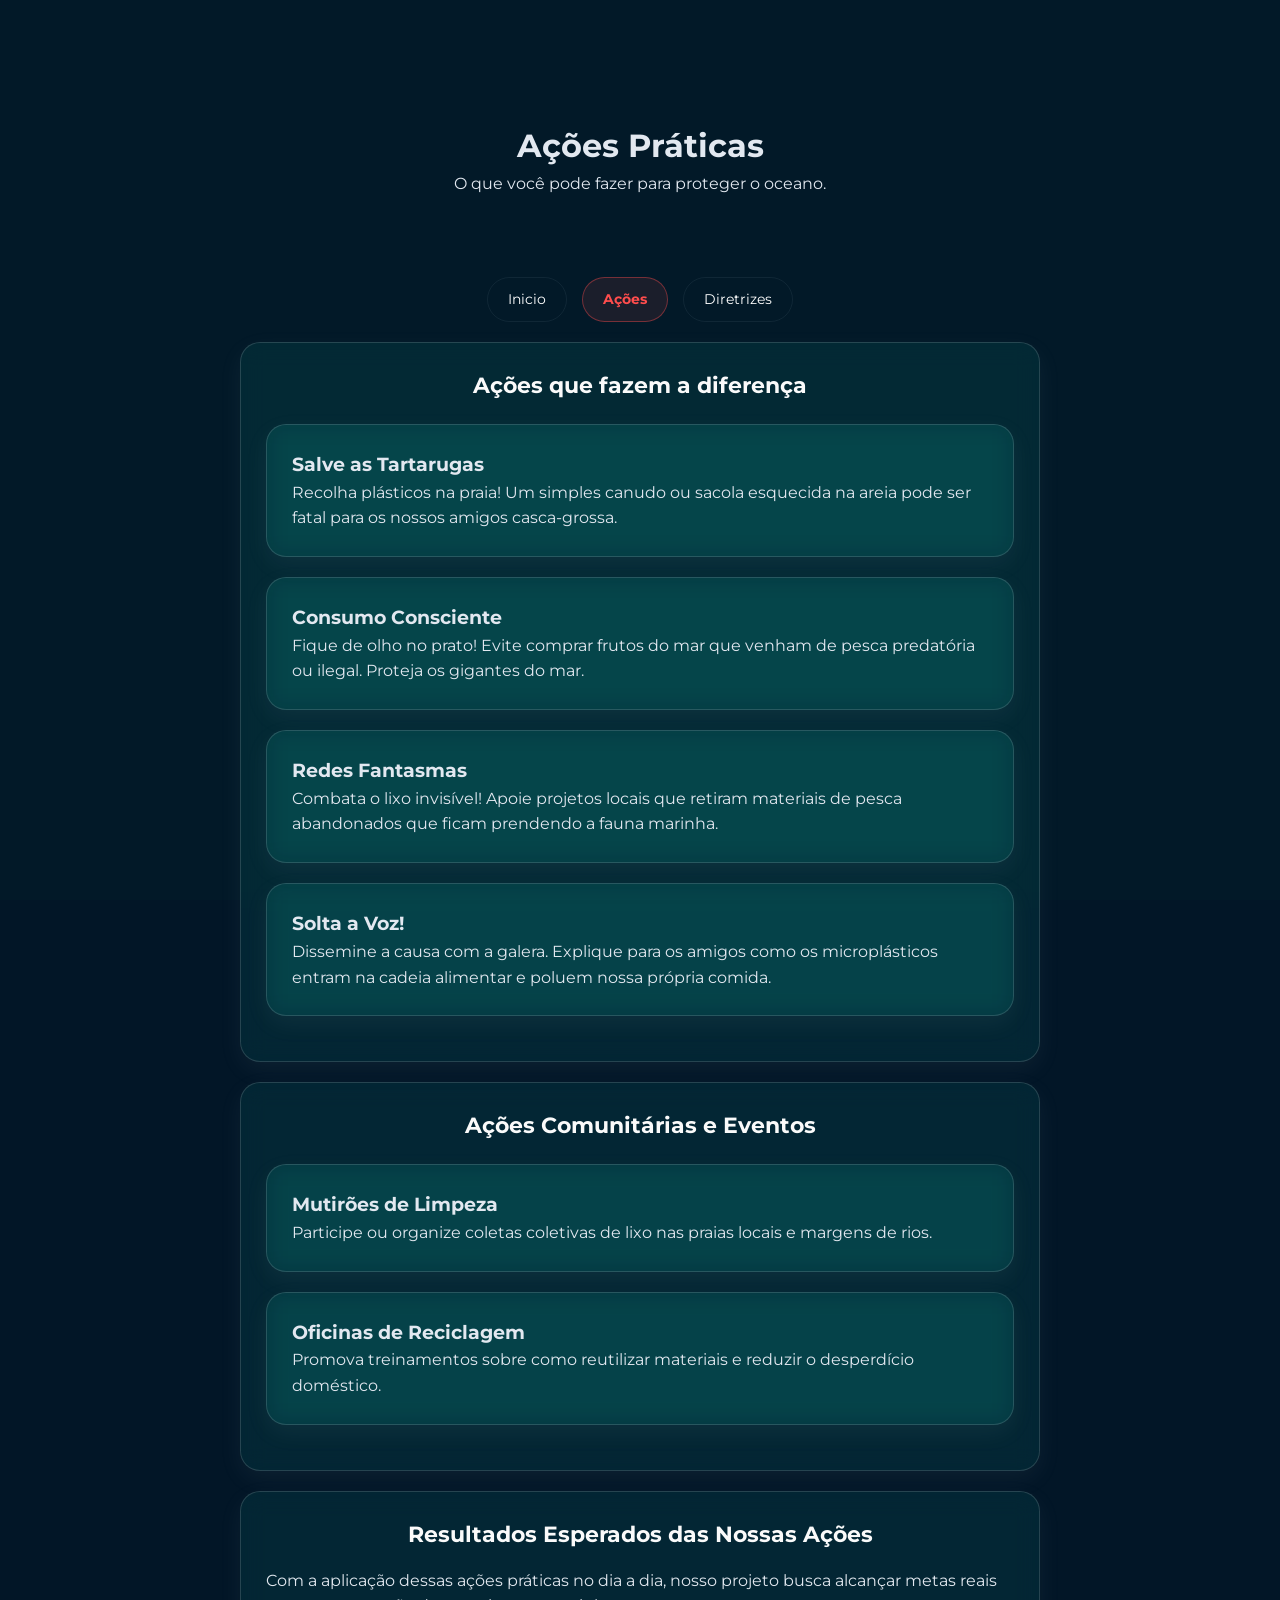
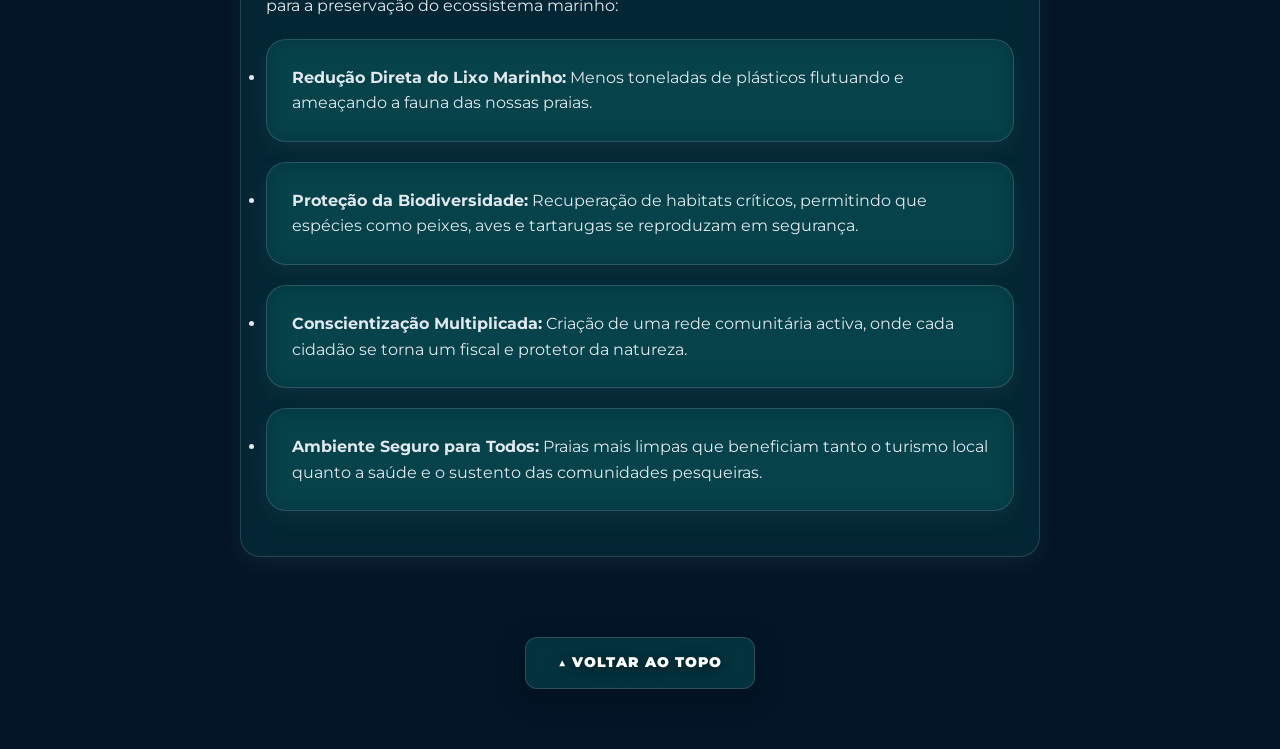
<file: acoes..html>
<!DOCTYPE html>
<html lang="pt-BR">
<head>
    <meta charset="UTF-8">
    <meta name="viewport" content="width=device-width, initial-scale=1.0">
    <title>Projeto Ponto Eco - Ações</title>
    <link href="https://fonts.googleapis.com/css2?family=Montserrat:wght@400;600;700&display=swap" rel="stylesheet">
    <link rel="stylesheet" href="css/ações.css">
    <script src="script.js" defer></script>
</head>
<body id="topo-inicio" class="topo-inicio">

    <header class="fundo-principal">
        <div class="video-fundo-container">
            <video id="video-fundo" class="video-fundo" autoplay muted loop playsinline>
                <source src="video-background/6c174a39c688eb9c8abde910df280eb1.mp4" type="video/mp4">
                Seu navegador não suporta vídeo em segundo plano.
            </video>
            <div class="video-overlay"></div>
        </div>

        <div class="header-conteudo">
            <h1 class="titulo-heroi-impacto">Ações Práticas</h1>
            <div class="fundo-subtitulo">
                <p class="subtitulo-principal">O que você pode fazer para proteger o oceano.</p>
            </div>
        </div>
    </header>

    <div class="hero-menu">
        <nav class="menu-topo menu-visivel">
            <a href="index.html" class="menu-item">
                <span class="menu-icone"></span> Inicio
            </a>
            <a href="acoes.html" class="menu-item active">
                <span class="menu-icone"></span> Ações
            </a>
            <a href="diretrizes.html" class="menu-item">
                <span class="menu-icone"></span> Diretrizes
            </a>
        </nav>
    </div>

    <main class="conteudo-principal">

        <section class="secao-impacto">
            <h2 class="titulo-secao">Ações que fazem a diferença</h2>
            
            <div class="mosaico-acoes">
                <div class="card-acao-moderno acao-marinho">
                    <div class="icone-wrapper"></div>
                    <h3>Salve as Tartarugas</h3>
                    <p>Recolha plásticos na praia! Um simples canudo ou sacola esquecida na areia pode ser fatal para os nossos amigos casca-grossa.</p>
                </div>

                <div class="card-acao-moderno acao-consumo">
                    <div class="icone-wrapper"></div>
                    <h3>Consumo Consciente</h3>
                    <p>Fique de olho no prato! Evite comprar frutos do mar que venham de pesca predatória ou ilegal. Proteja os gigantes do mar.</p>
                </div>

                <div class="card-acao-moderno acao-redes">
                    <div class="icone-wrapper"></div>
                    <h3>Redes Fantasmas</h3>
                    <p>Combata o lixo invisível! Apoie projetos locais que retiram materiais de pesca abandonados que ficam prendendo a fauna marinha.</p>
                </div>

                <div class="card-acao-moderno acao-falar">
                    <div class="icone-wrapper"></div>
                    <h3>Solta a Voz!</h3>
                    <p>Dissemine a causa com a galera. Explique para os amigos como os microplásticos entram na cadeia alimentar e poluem nossa própria comida.</p>
                </div>
            </div>
        </section>

        <section class="secao-impacto">
            <h2 class="titulo-secao">Ações Comunitárias e Eventos</h2>
           
            <div class="mosaico-acoes">
                <div class="card-acao-moderno acao-marinho">
                    <div class="icone-wrapper"></div>
                    <h3>Mutirões de Limpeza</h3>
                    <p>Participe ou organize coletas coletivas de lixo nas praias locais e margens de rios.</p>
                </div>
                
                <div class="card-acao-moderno acao-consumo">
                    <div class="icone-wrapper"></div>
                    <h3>Oficinas de Reciclagem</h3>
                    <p>Promova treinamentos sobre como reutilizar materiais e reduzir o desperdício doméstico.</p>
                </div>
            </div>
        </section>

        <section class="container-caixa">
            <h2 class="titulo-secao">Resultados Esperados das Nossas Ações</h2>
            
            <p>Com a aplicação dessas ações práticas no dia a dia, nosso projeto busca alcançar metas reais para a preservação do ecossistema marinho:</p>
            <ul>
                <li><strong>Redução Direta do Lixo Marinho:</strong> Menos toneladas de plásticos flutuando e ameaçando a fauna das nossas praias.</li>
                <li><strong>Proteção da Biodiversidade:</strong> Recuperação de habitats críticos, permitindo que espécies como peixes, aves e tartarugas se reproduzam em segurança.</li>
                <li><strong>Conscientização Multiplicada:</strong> Criação de uma rede comunitária activa, onde cada cidadão se torna um fiscal e protetor da natureza.</li>
                <li><strong>Ambiente Seguro para Todos:</strong> Praias mais limpas que beneficiam tanto o turismo local quanto a saúde e o sustento das comunidades pesqueiras.</li>
            </ul>
        </section>

    </main>

    <footer class="rodape-navegacao">
        <a href="#topo-inicio" class="link-volta-fim">▲ Voltar ao topo</a>
    </footer>

</body>
</html>
</file>
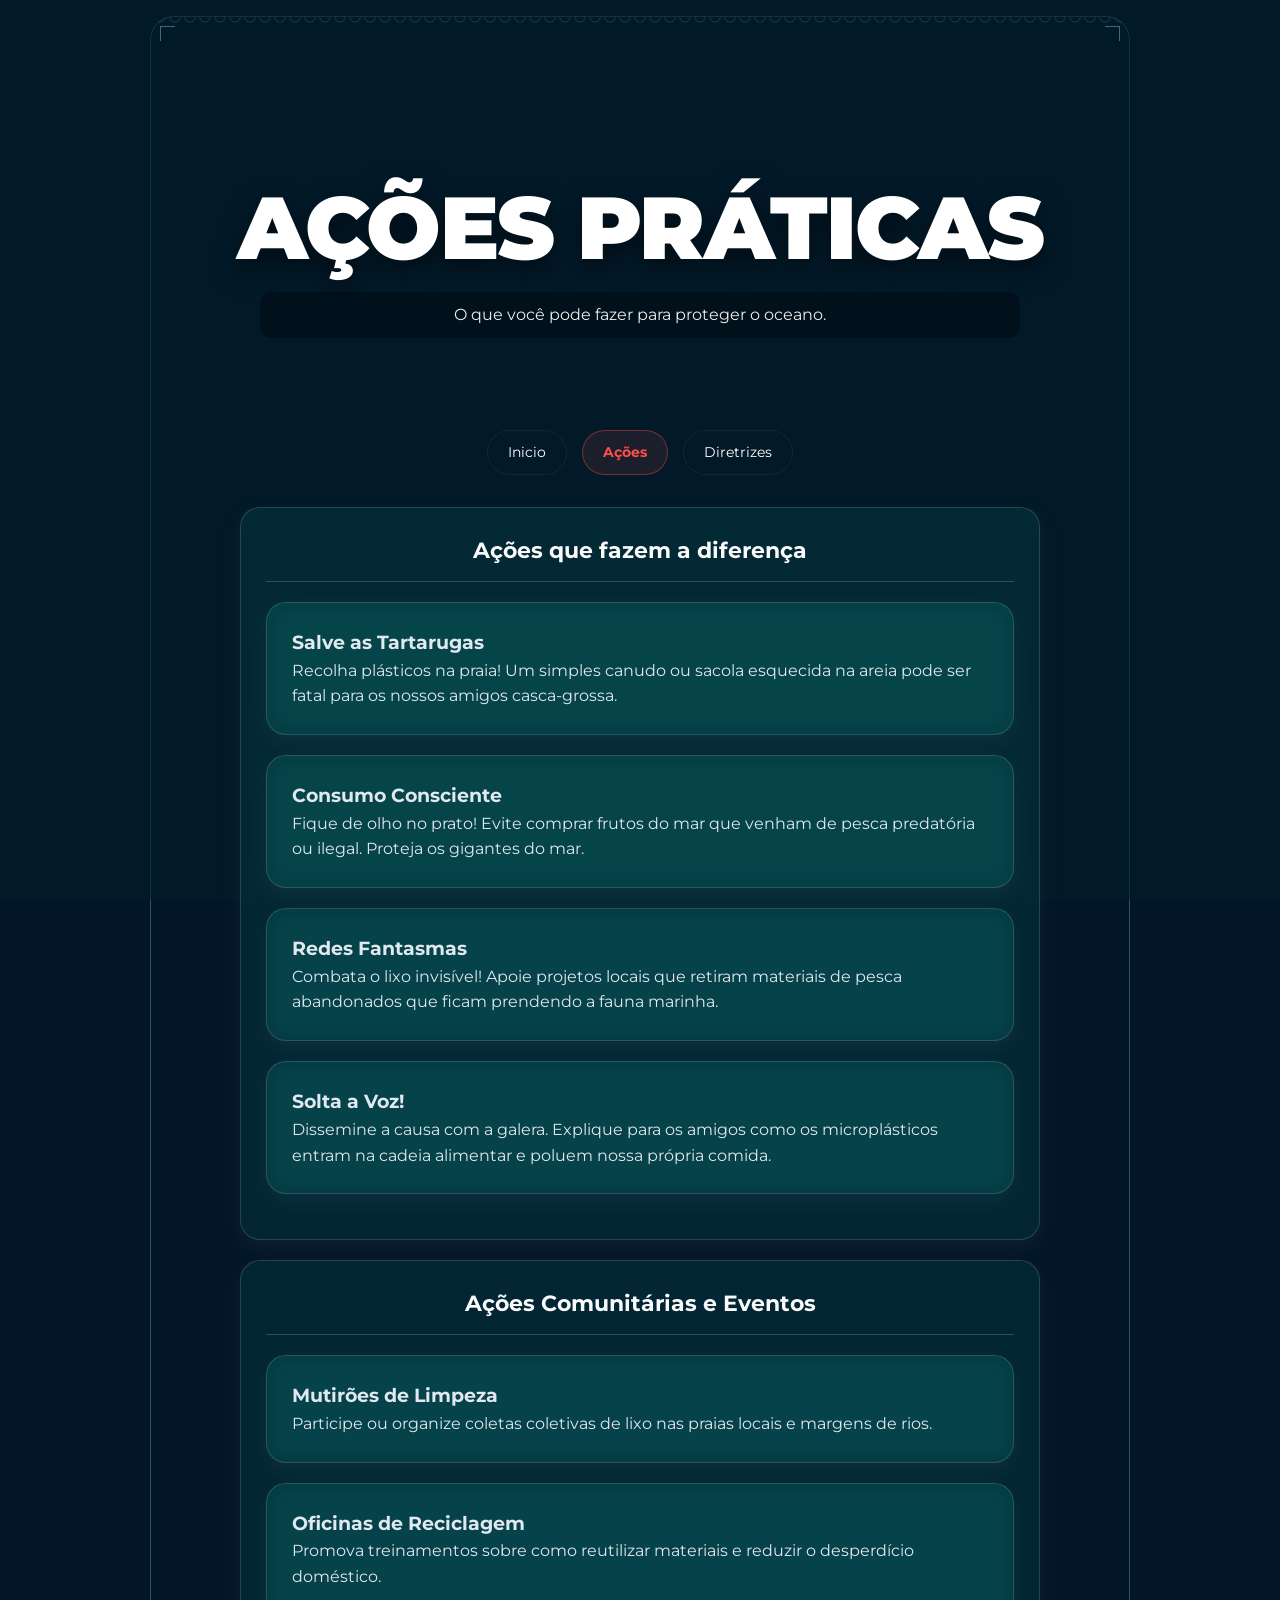
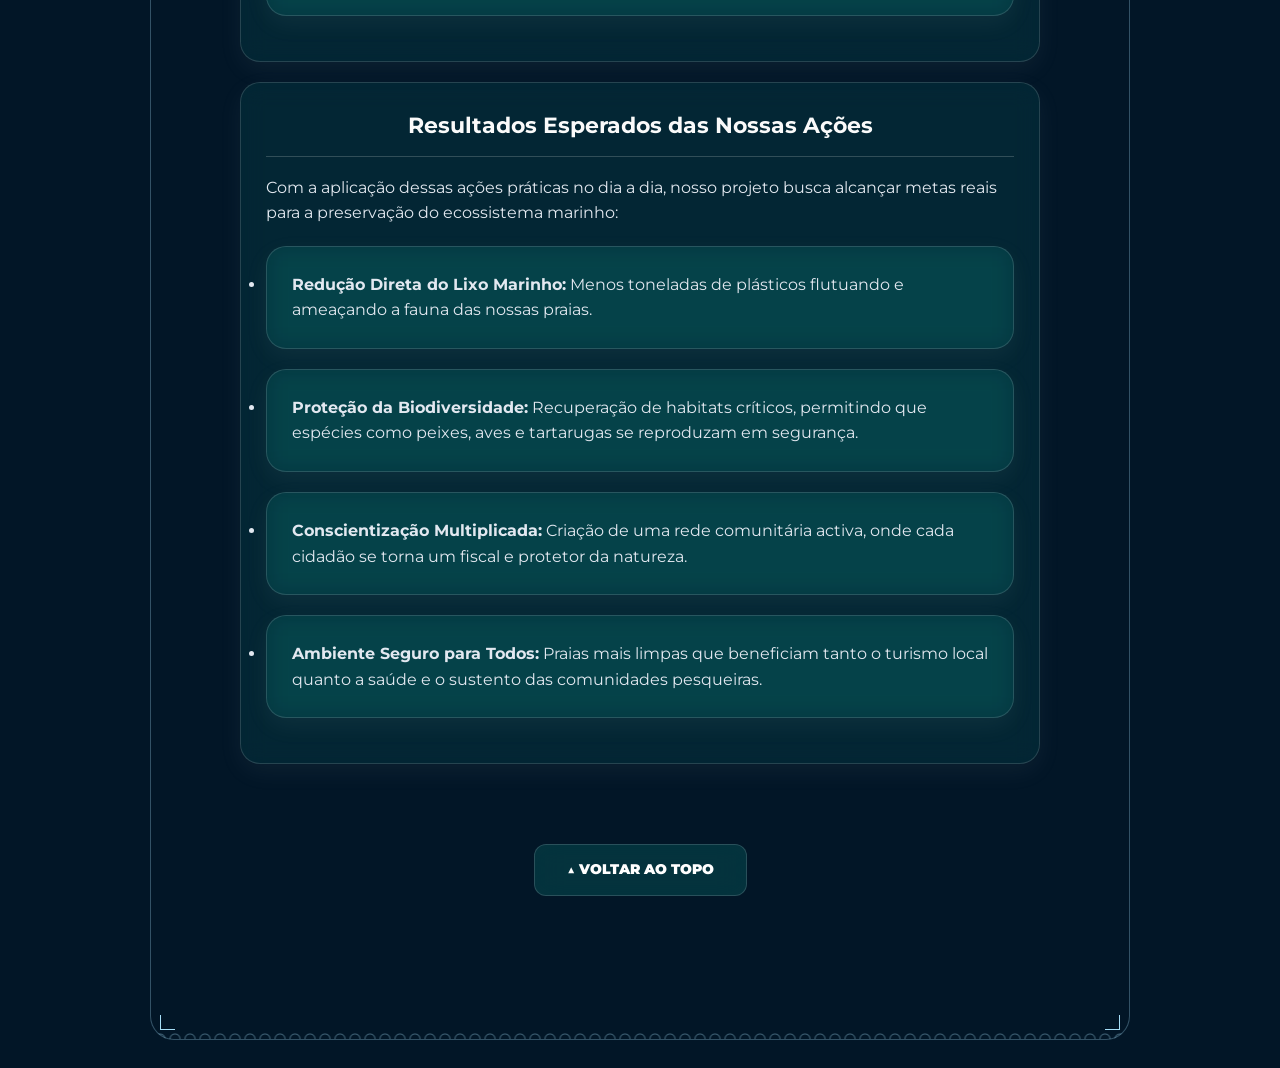
<file: acoes.html>
<!DOCTYPE html>
<html lang="pt-BR">
<head>
    <meta charset="UTF-8">
    <meta name="viewport" content="width=device-width, initial-scale=1.0">
    <meta http-equiv="Cache-Control" content="no-cache, no-store, must-revalidate">
    <meta http-equiv="Pragma" content="no-cache">
    <meta http-equiv="Expires" content="0">
    <title>Projeto Ponto Eco - Ações</title>
    <link href="https://fonts.googleapis.com/css2?family=Montserrat:wght@400;600;700&display=swap" rel="stylesheet">
    <link rel="stylesheet" href="css/acoes.css?v=20260618-14">
    <script src="script.js?v=20260618-14" defer></script>
</head>
<body id="topo-inicio" class="topo-inicio">

    <div class="moldura-geral">

    <header class="fundo-principal">
        <div class="video-fundo-container">
            <video id="video-fundo" class="video-fundo" autoplay muted loop playsinline>
                <source src="video-background/6c174a39c688eb9c8abde910df280eb1.mp4" type="video/mp4">
                Seu navegador não suporta vídeo em segundo plano.
            </video>
            <div class="video-overlay"></div>
        </div>

        <div class="header-conteudo">
            <h1 class="titulo-heroi-impacto">Ações Práticas</h1>
            <div class="fundo-subtitulo">
                <p class="subtitulo-principal">O que você pode fazer para proteger o oceano.</p>
            </div>
        </div>
    </header>

    <div class="hero-menu">
        <nav class="menu-topo menu-visivel">
            <a href="index.html" class="menu-item">
                <span class="menu-icone"></span> Inicio
            </a>
            <a href="acoes.html" class="menu-item active">
                <span class="menu-icone"></span> Ações
            </a>
            <a href="diretrizes.html" class="menu-item">
                <span class="menu-icone"></span> Diretrizes
            </a>
        </nav>
    </div>

    <main class="conteudo-principal">

        <section class="secao-impacto">
            <h2 class="titulo-secao">Ações que fazem a diferença</h2>
            
            <div class="mosaico-acoes">
                <div class="card-acao-moderno acao-marinho">
                    <div class="icone-wrapper"></div>
                    <h3>Salve as Tartarugas</h3>
                    <p>Recolha plásticos na praia! Um simples canudo ou sacola esquecida na areia pode ser fatal para os nossos amigos casca-grossa.</p>
                </div>

                <div class="card-acao-moderno acao-consumo">
                    <div class="icone-wrapper"></div>
                    <h3>Consumo Consciente</h3>
                    <p>Fique de olho no prato! Evite comprar frutos do mar que venham de pesca predatória ou ilegal. Proteja os gigantes do mar.</p>
                </div>

                <div class="card-acao-moderno acao-redes">
                    <div class="icone-wrapper"></div>
                    <h3>Redes Fantasmas</h3>
                    <p>Combata o lixo invisível! Apoie projetos locais que retiram materiais de pesca abandonados que ficam prendendo a fauna marinha.</p>
                </div>

                <div class="card-acao-moderno acao-falar">
                    <div class="icone-wrapper"></div>
                    <h3>Solta a Voz!</h3>
                    <p>Dissemine a causa com a galera. Explique para os amigos como os microplásticos entram na cadeia alimentar e poluem nossa própria comida.</p>
                </div>
            </div>
        </section>

        <section class="secao-impacto">
            <h2 class="titulo-secao">Ações Comunitárias e Eventos</h2>
           
            <div class="mosaico-acoes">
                <div class="card-acao-moderno acao-marinho">
                    <div class="icone-wrapper"></div>
                    <h3>Mutirões de Limpeza</h3>
                    <p>Participe ou organize coletas coletivas de lixo nas praias locais e margens de rios.</p>
                </div>
                
                <div class="card-acao-moderno acao-consumo">
                    <div class="icone-wrapper"></div>
                    <h3>Oficinas de Reciclagem</h3>
                    <p>Promova treinamentos sobre como reutilizar materiais e reduzir o desperdício doméstico.</p>
                </div>
            </div>
        </section>

        <section class="container-caixa">
            <h2 class="titulo-secao">Resultados Esperados das Nossas Ações</h2>
            
            <p>Com a aplicação dessas ações práticas no dia a dia, nosso projeto busca alcançar metas reais para a preservação do ecossistema marinho:</p>
            <ul>
                <li><strong>Redução Direta do Lixo Marinho:</strong> Menos toneladas de plásticos flutuando e ameaçando a fauna das nossas praias.</li>
                <li><strong>Proteção da Biodiversidade:</strong> Recuperação de habitats críticos, permitindo que espécies como peixes, aves e tartarugas se reproduzam em segurança.</li>
                <li><strong>Conscientização Multiplicada:</strong> Criação de uma rede comunitária activa, onde cada cidadão se torna um fiscal e protetor da natureza.</li>
                <li><strong>Ambiente Seguro para Todos:</strong> Praias mais limpas que beneficiam tanto o turismo local quanto a saúde e o sustento das comunidades pesqueiras.</li>
            </ul>
        </section>

    </main>

    <footer class="rodape-navegacao">
        <a href="#topo-inicio" class="link-volta-fim">▲ Voltar ao topo</a>
    </footer>

    </div>

</body>
</html>
</file>
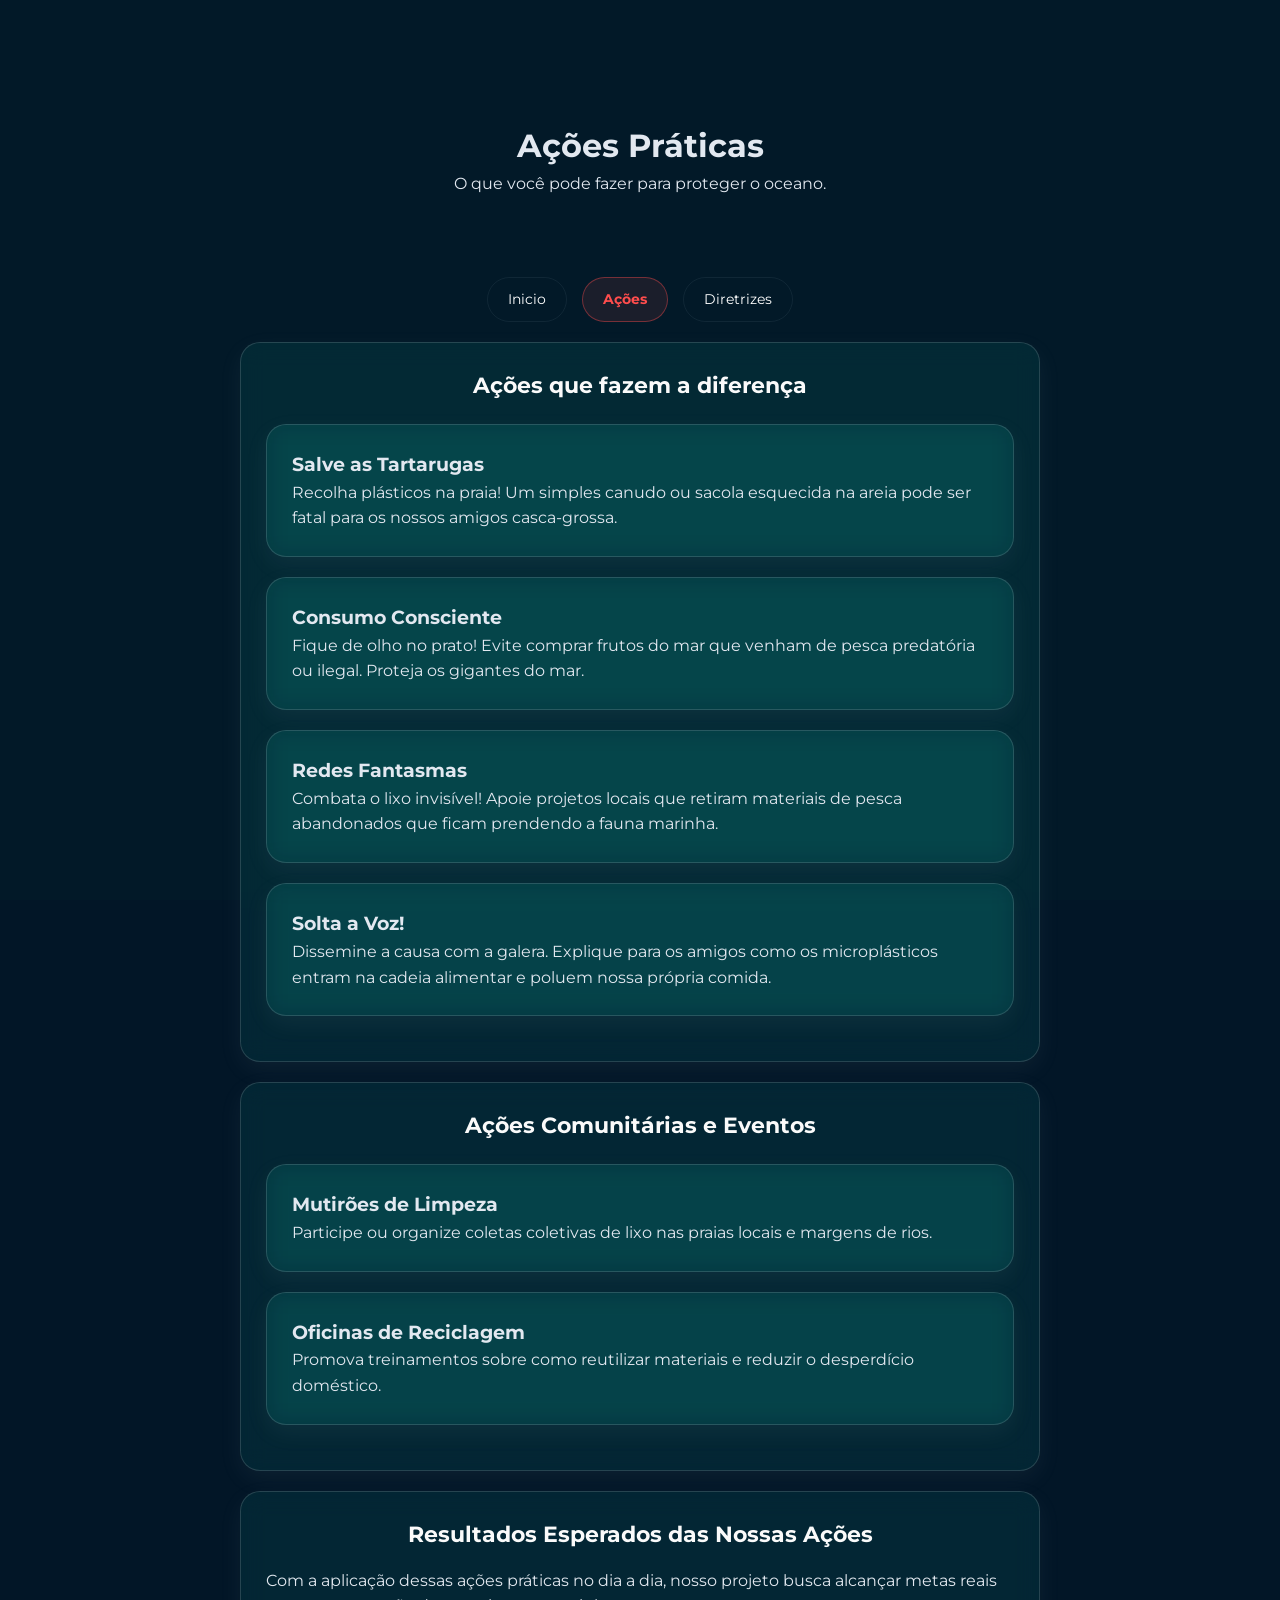
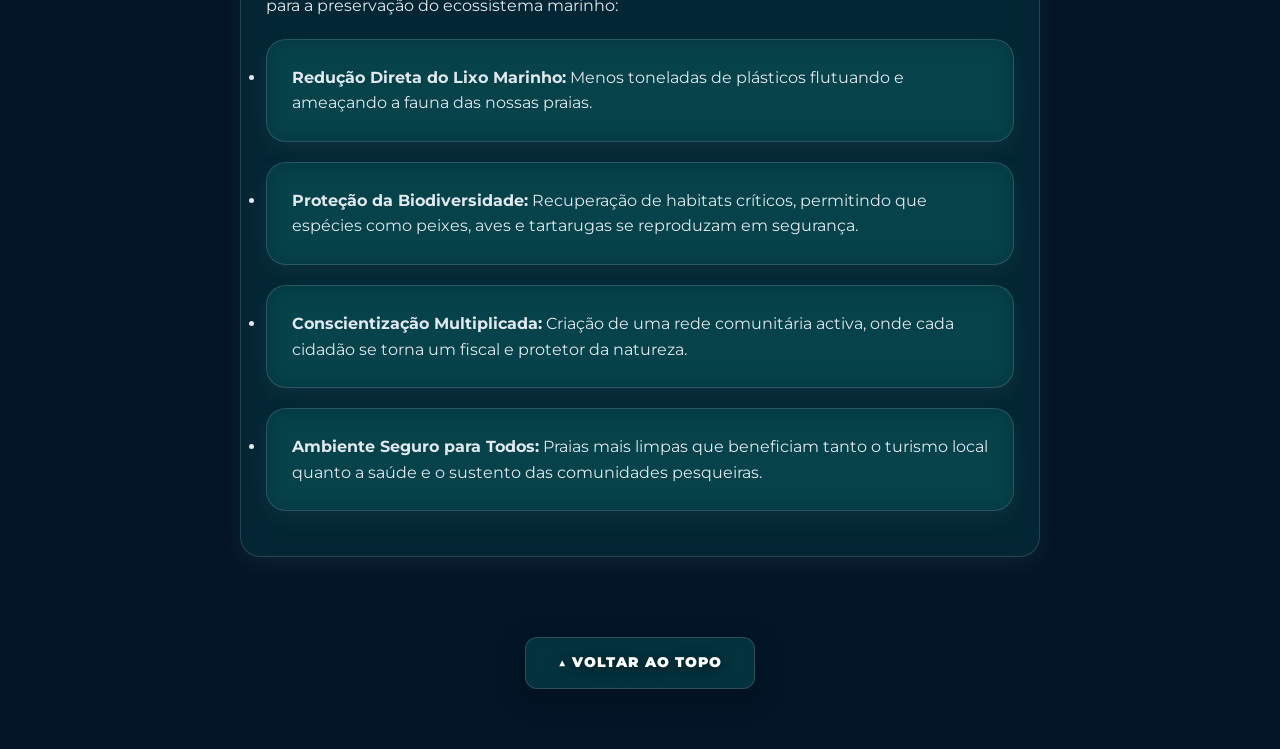
<file: Ações.html>
<!DOCTYPE html>
<html lang="pt-BR">
<head>
    <meta charset="UTF-8">
    <meta name="viewport" content="width=device-width, initial-scale=1.0">
    <title>Projeto Ponto Eco - Ações</title>
    <link href="https://fonts.googleapis.com/css2?family=Montserrat:wght@400;600;700&display=swap" rel="stylesheet">
    <link rel="stylesheet" href="css/ações.css">
    <script src="script.js" defer></script>
</head>
<body id="topo-inicio" class="topo-inicio">

    <header class="fundo-principal">
        <div class="video-fundo-container">
            <video id="video-fundo" class="video-fundo" autoplay muted loop playsinline>
                <source src="video-background/6c174a39c688eb9c8abde910df280eb1.mp4" type="video/mp4">
                Seu navegador não suporta vídeo em segundo plano.
            </video>
            <div class="video-overlay"></div>
        </div>

        <div class="header-conteudo">
            <h1 class="titulo-heroi-impacto">Ações Práticas</h1>
            <div class="fundo-subtitulo">
                <p class="subtitulo-principal">O que você pode fazer para proteger o oceano.</p>
            </div>
        </div>
    </header>

    <div class="hero-menu">
        <nav class="menu-topo menu-visivel">
            <a href="index.html" class="menu-item">
                <span class="menu-icone"></span> Inicio
            </a>
            <a href="ações.html" class="menu-item active">
                <span class="menu-icone"></span> Ações
            </a>
            <a href="Diretrizes.html" class="menu-item">
                <span class="menu-icone"></span> Diretrizes
            </a>
        </nav>
    </div>

    <main class="conteudo-principal">

        <section class="secao-impacto">
            <h2 class="titulo-secao">Ações que fazem a diferença</h2>
            
            <div class="mosaico-acoes">
                <div class="card-acao-moderno acao-marinho">
                    <div class="icone-wrapper"></div>
                    <h3>Salve as Tartarugas</h3>
                    <p>Recolha plásticos na praia! Um simples canudo ou sacola esquecida na areia pode ser fatal para os nossos amigos casca-grossa.</p>
                </div>

                <div class="card-acao-moderno acao-consumo">
                    <div class="icone-wrapper"></div>
                    <h3>Consumo Consciente</h3>
                    <p>Fique de olho no prato! Evite comprar frutos do mar que venham de pesca predatória ou ilegal. Proteja os gigantes do mar.</p>
                </div>

                <div class="card-acao-moderno acao-redes">
                    <div class="icone-wrapper"></div>
                    <h3>Redes Fantasmas</h3>
                    <p>Combata o lixo invisível! Apoie projetos locais que retiram materiais de pesca abandonados que ficam prendendo a fauna marinha.</p>
                </div>

                <div class="card-acao-moderno acao-falar">
                    <div class="icone-wrapper"></div>
                    <h3>Solta a Voz!</h3>
                    <p>Dissemine a causa com a galera. Explique para os amigos como os microplásticos entram na cadeia alimentar e poluem nossa própria comida.</p>
                </div>
            </div>
        </section>

        <section class="secao-impacto">
            <h2 class="titulo-secao">Ações Comunitárias e Eventos</h2>
           
            <div class="mosaico-acoes">
                <div class="card-acao-moderno acao-marinho">
                    <div class="icone-wrapper"></div>
                    <h3>Mutirões de Limpeza</h3>
                    <p>Participe ou organize coletas coletivas de lixo nas praias locais e margens de rios.</p>
                </div>
                
                <div class="card-acao-moderno acao-consumo">
                    <div class="icone-wrapper"></div>
                    <h3>Oficinas de Reciclagem</h3>
                    <p>Promova treinamentos sobre como reutilizar materiais e reduzir o desperdício doméstico.</p>
                </div>
            </div>
        </section>

        <section class="container-caixa">
            <h2 class="titulo-secao">Resultados Esperados das Nossas Ações</h2>
            
            <p>Com a aplicação dessas ações práticas no dia a dia, nosso projeto busca alcançar metas reais para a preservação do ecossistema marinho:</p>
            <ul>
                <li><strong>Redução Direta do Lixo Marinho:</strong> Menos toneladas de plásticos flutuando e ameaçando a fauna das nossas praias.</li>
                <li><strong>Proteção da Biodiversidade:</strong> Recuperação de habitats críticos, permitindo que espécies como peixes, aves e tartarugas se reproduzam em segurança.</li>
                <li><strong>Conscientização Multiplicada:</strong> Criação de uma rede comunitária activa, onde cada cidadão se torna um fiscal e protetor da natureza.</li>
                <li><strong>Ambiente Seguro para Todos:</strong> Praias mais limpas que beneficiam tanto o turismo local quanto a saúde e o sustento das comunidades pesqueiras.</li>
            </ul>
        </section>

    </main>

    <footer class="rodape-navegacao">
        <a href="#topo-inicio" class="link-volta-fim">▲ Voltar ao topo</a>
    </footer>

</body>
</html>
</file>
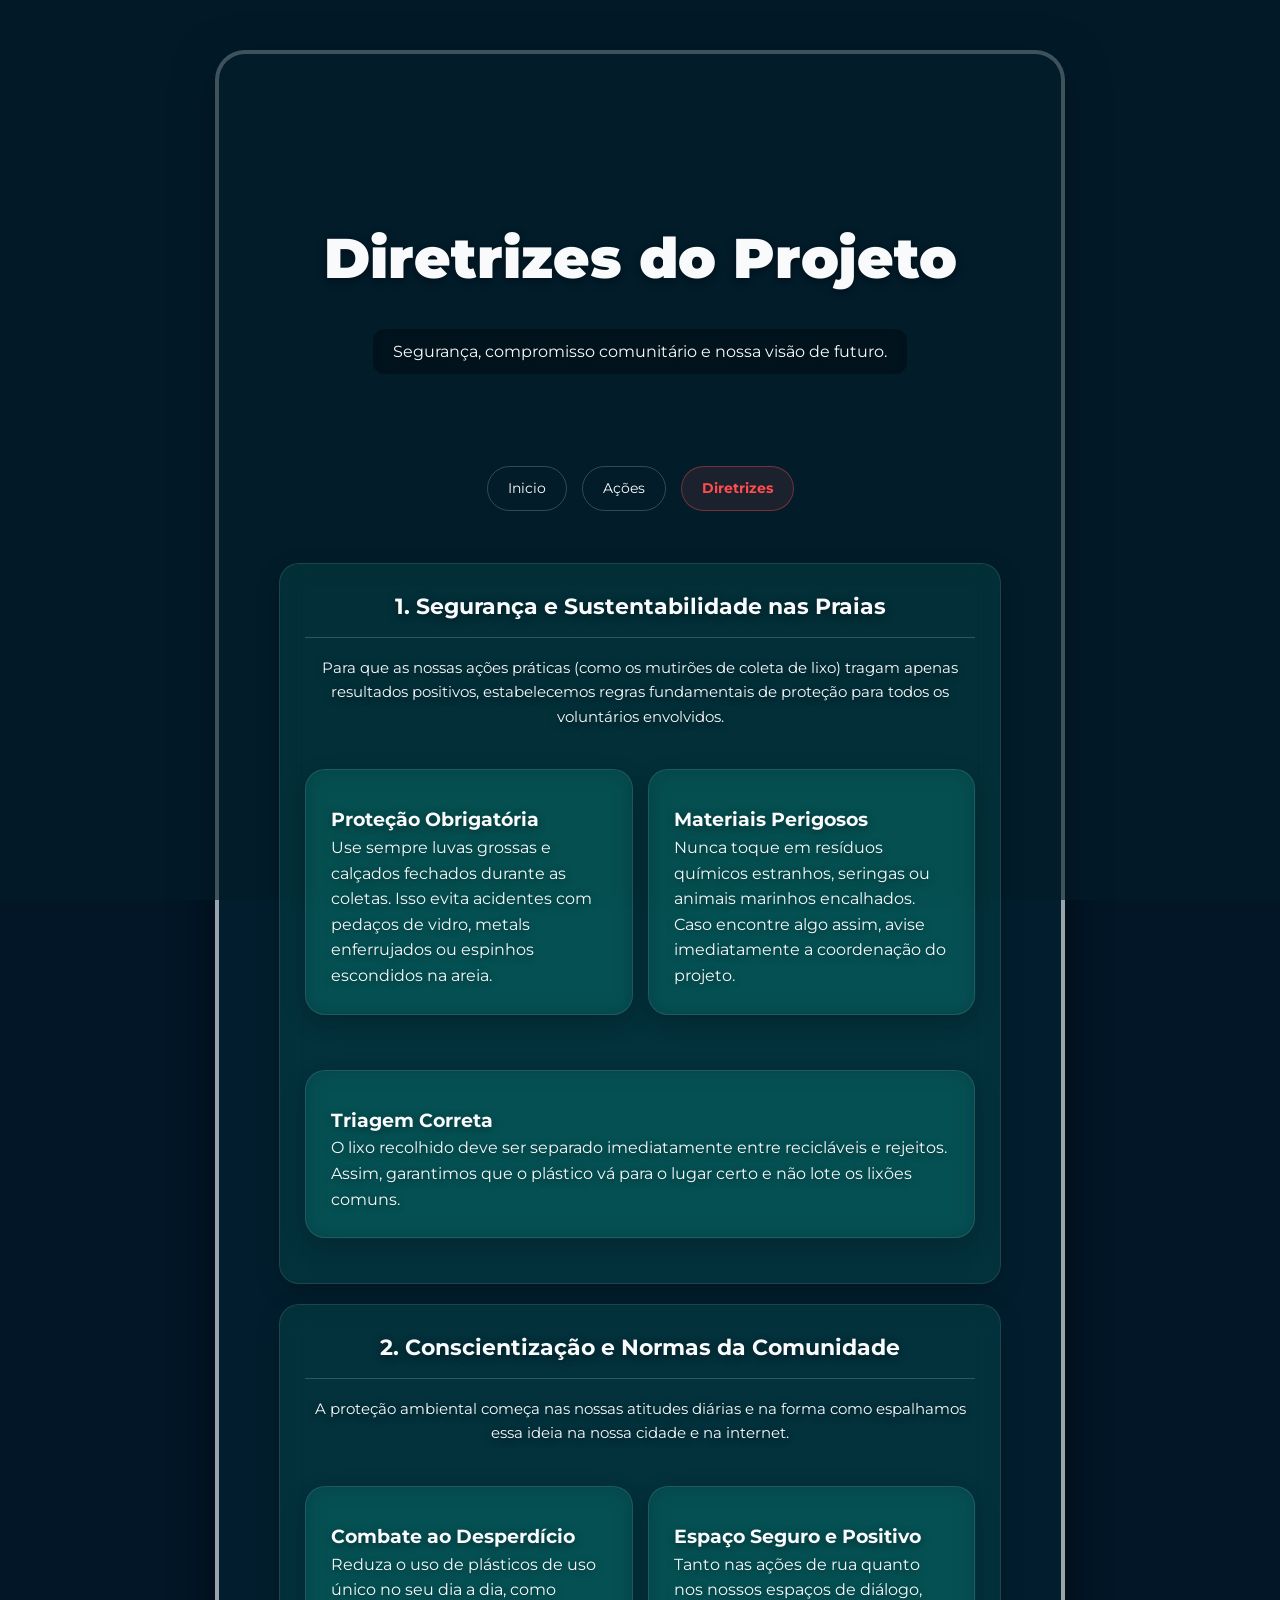
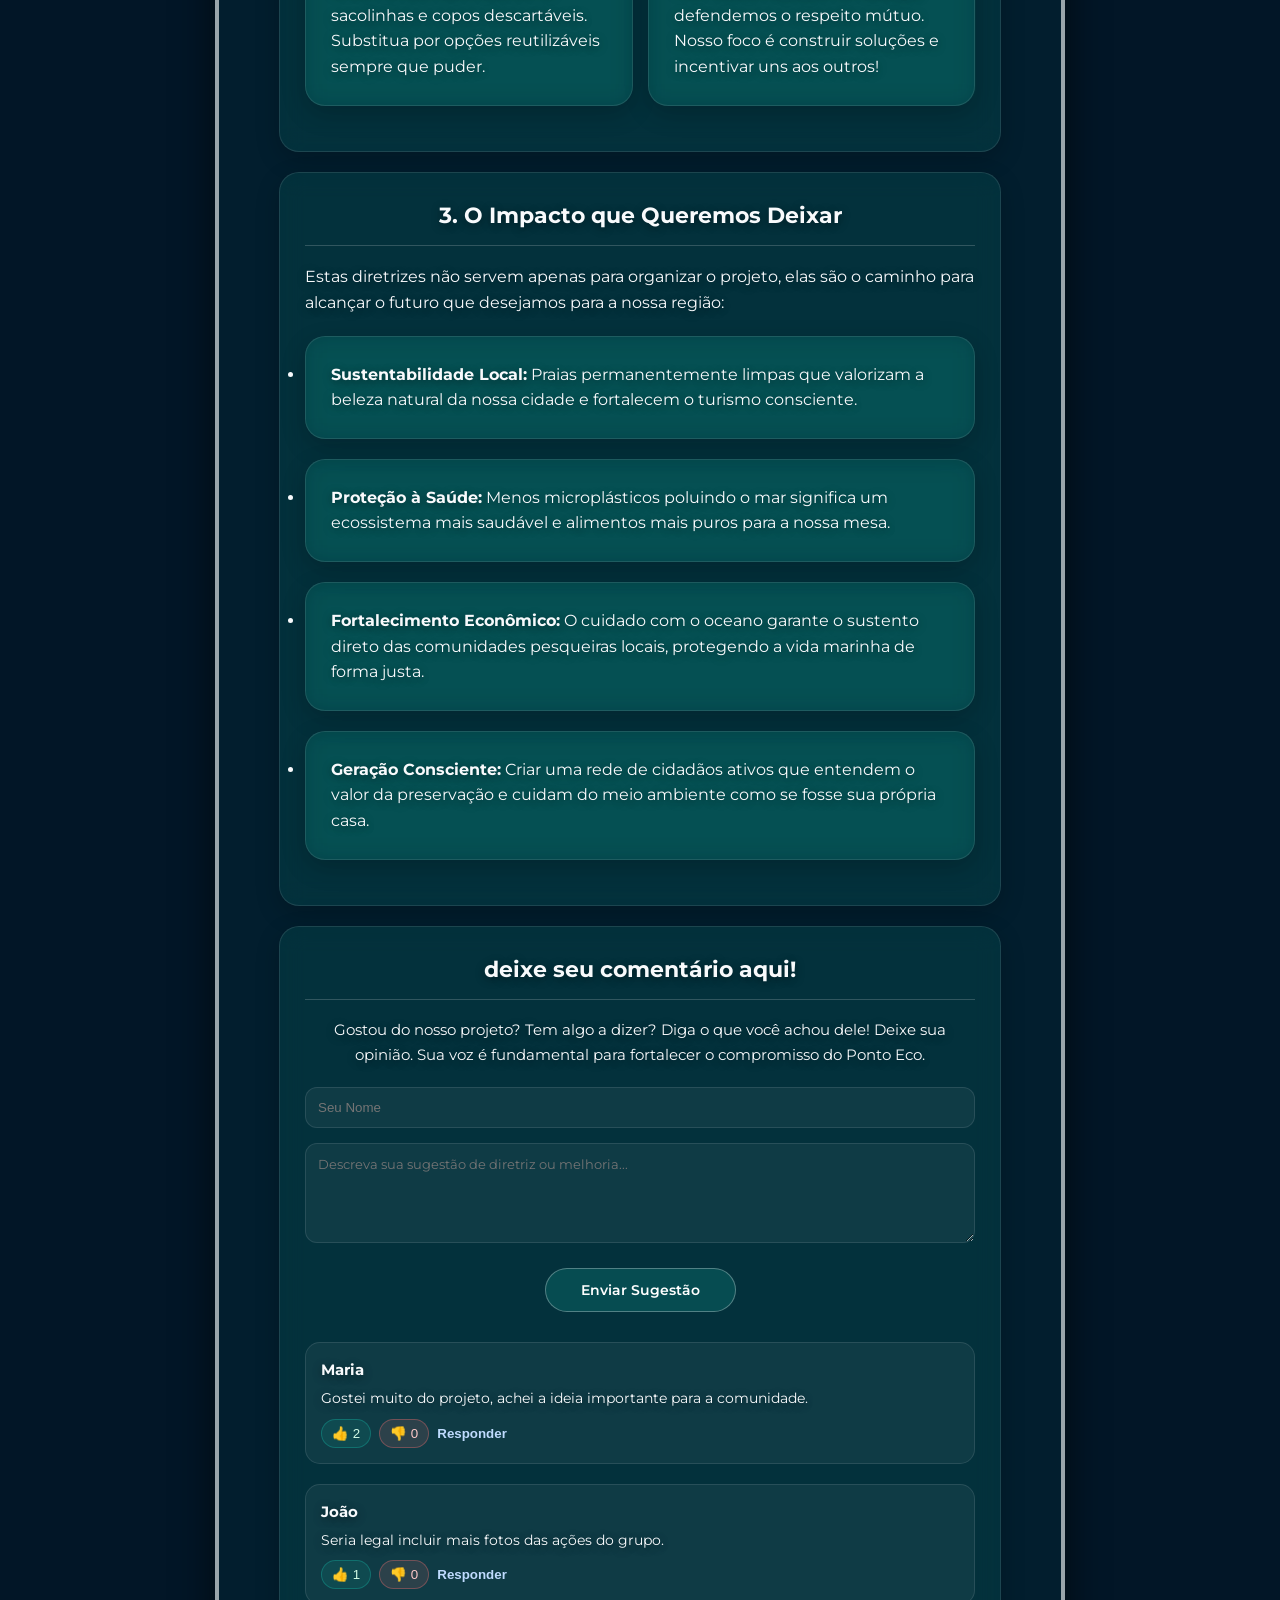
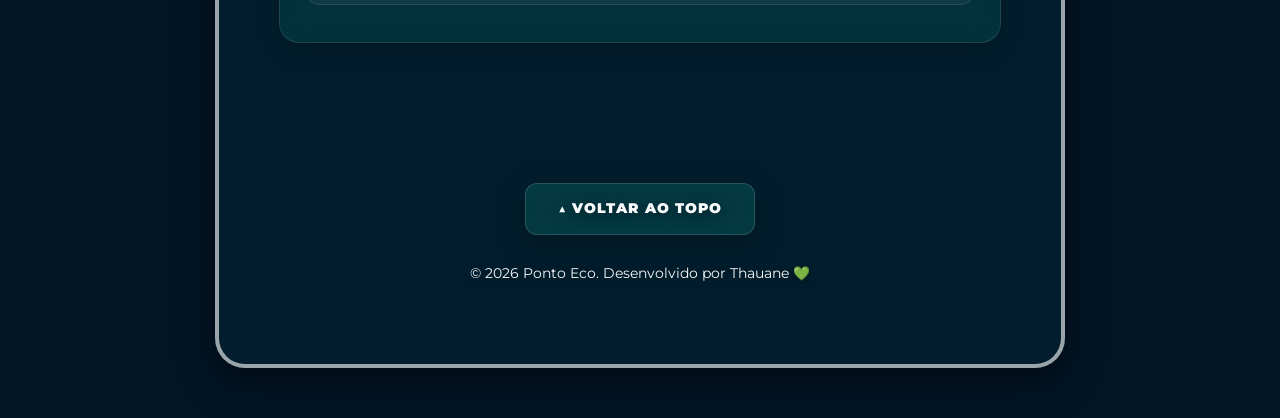
<file: diretrizes.html>
<!DOCTYPE html>
<html lang="pt-BR">
<head>
    <meta charset="UTF-8">
    <meta name="viewport" content="width=device-width, initial-scale=1.0">
    <meta http-equiv="Cache-Control" content="no-cache, no-store, must-revalidate">
    <meta http-equiv="Pragma" content="no-cache">
    <meta http-equiv="Expires" content="0">
    <title>Projeto Ponto Eco - Diretrizes</title>
    <link href="https://fonts.googleapis.com/css2?family=Montserrat:wght@400;600;700&display=swap" rel="stylesheet">
    <link rel="stylesheet" href="css/Diretrizes.css?v=20260618-15">
    <script src="script.js?v=20260618-15" defer></script>
</head>
<body id="topo-inicio" class="topo-inicio">

    <div class="container-moldura-externa">

        <header class="banner-verde">
            <div class="video-fundo-container">
                <video id="video-fundo" class="video-fundo" autoplay muted loop playsinline>
                    <source src="video-background/4b44ad42d0eb5a45648f3e3dd128e6f8.mp4" type="video/mp4">
                    Seu navegador não suporta vídeo em segundo plano.
                </video>
                <div class="video-overlay"></div>
            </div>

            <div class="header-conteudo">
                <h1 class="titulo-principal">Diretrizes do Projeto</h1>
                <div class="fundo-subtitulo">
                    <p class="subtitulo-principal">Segurança, compromisso comunitário e nossa visão de futuro.</p>
                </div>
            </div>
        </header>

        <div class="hero-menu">
            <nav class="menu-topo menu-visivel">
                <a href="index.html" class="menu-item">
                    <span class="menu-icone"></span> Inicio
                </a>
                <a href="acoes.html" class="menu-item">
                    <span class="menu-icone"></span> Ações
                </a>
                <a href="diretrizes.html" class="menu-item active">
                    <span class="menu-icone"></span> Diretrizes
                </a>
            </nav>
        </div>

        <main class="conteudo-principal">
            <section class="secao-impacto">
                <h2 class="titulo-secao">1. Segurança e Sustentabilidade nas Praias</h2>
                <p class="introducao-secao">Para que as nossas ações práticas (como os mutirões de coleta de lixo) tragam apenas resultados positivos, estabelecemos regras fundamentais de proteção para todos os voluntários envolvidos.</p>
                
                <div class="mosaico-acoes">
                    <div class="card-acao-moderno acao-marinho">
                        <div class="icone-wrapper"></div>
                        <h3>Proteção Obrigatória</h3>
                        <p>Use sempre luvas grossas e calçados fechados durante as coletas. Isso evita acidentes com pedaços de vidro, metals enferrujados ou espinhos escondidos na areia.</p>
                    </div>
                    <div class="card-acao-moderno acao-oleo">
                        <div class="icone-wrapper"></div>
                        <h3>Materiais Perigosos</h3>
                        <p>Nunca toque em resíduos químicos estranhos, seringas ou animais marinhos encalhados. Caso encontre algo assim, avise imediatamente a coordenação do projeto.</p>
                    </div>
                    <div class="card-acao-moderno acao-consumo">
                        <div class="icone-wrapper"></div>
                        <h3>Triagem Correta</h3>
                        <p>O lixo recolhido deve ser separado imediatamente entre recicláveis e rejeitos. Assim, garantimos que o plástico vá para o lugar certo e não lote os lixões comuns.</p>
                    </div>
                </div>
            </section>

            <section class="secao-impacto">
                <h2 class="titulo-secao">2. Conscientização e Normas da Comunidade</h2>
                <p class="introducao-secao">A proteção ambiental começa nas nossas atitudes diárias e na forma como espalhamos essa ideia na nossa cidade e na internet.</p>
                
                <div class="mosaico-acoes">
                    <div class="card-acao-moderno acao-redes">
                        <div class="icone-wrapper"></div>
                        <h3>Combate ao Desperdício</h3>
                        <p>Reduza o uso de plásticos de uso único no seu dia a dia, como sacolinhas e copos descartáveis. Substitua por opções reutilizáveis sempre que puder.</p>
                    </div>
                    <div class="card-acao-moderno acao-falar">
                        <div class="icone-wrapper"></div>
                        <h3>Espaço Seguro e Positivo</h3>
                        <p>Tanto nas ações de rua quanto nos nossos espaços de diálogo, defendemos o respeito mútuo. Nosso foco é construir soluções e incentivar uns aos outros!</p>
                    </div>
                </div>
            </section>

            <section class="container-caixa">
                <h2 class="titulo-secao">3. O Impacto que Queremos Deixar</h2>
                <p>Estas diretrizes não servem apenas para organizar o projeto, elas são o caminho para alcançar o futuro que desejamos para a nossa região:</p>
                <ul>
                    <li><strong>Sustentabilidade Local:</strong> Praias permanentemente limpas que valorizam a beleza natural da nossa cidade e fortalecem o turismo consciente.</li>
                    <li><strong>Proteção à Saúde:</strong> Menos microplásticos poluindo o mar significa um ecossistema mais saudável e alimentos mais puros para a nossa mesa.</li>
                    <li><strong>Fortalecimento Econômico:</strong> O cuidado com o oceano garante o sustento direto das comunidades pesqueiras locais, protegendo a vida marinha de forma justa.</li>
                    <li><strong>Geração Consciente:</strong> Criar uma rede de cidadãos ativos que entendem o valor da preservação e cuidam do meio ambiente como se fosse sua própria casa.</li>
                </ul>
            </section>

            <section class="secao-formulario">
                <h2 class="titulo-secao">deixe seu comentário aqui!</h2>
                <p class="introducao-secao">Gostou do nosso projeto? Tem algo a dizer? Diga o que você achou dele! Deixe sua opinião. Sua voz é fundamental para fortalecer o compromisso do Ponto Eco.</p>
                
                <form class="formulario-contato" id="form-diretriz" style="display: flex; flex-direction: column; gap: 15px;">
                    <div class="linha-formulario">
                        <input type="text" id="nome-colaborador" placeholder="Seu Nome" required>
                    </div>
                    <textarea id="texto-diretriz" placeholder="Descreva sua sugestão de diretriz ou melhoria..." rows="3" required style="font-family: 'Montserrat', sans-serif; resize: vertical; min-height: 100px; display: block;"></textarea>
                    <button type="submit" class="botao-enviar" style="display: block !important; margin: 10px auto 0 !important; padding: 12px 35px !important; width: max-content !important; background: rgba(20, 184, 166, 0.2) !important; color: #ffffff !important; border: 1px solid rgba(255,255,255,0.3) !important; border-radius: 50px !important; font-family: 'Montserrat', sans-serif !important; font-size: 0.9rem !important; font-weight: 600 !important; cursor: pointer !important; transition: 0.3s ease !important;">Enviar Sugestão</button>
                </form>
                <div id="lista-comentarios" style="margin-top: 30px; text-align: left; width: 100%; max-width: 100%;"></div>
            </section>
        </main>

        <footer class="rodape-navegacao">
            <a href="#topo-inicio" class="link-volta-fim">▲ Voltar ao topo</a>
            <p class="creditos-desenvolvedor">&copy; 2026 Ponto Eco. Desenvolvido por Thauane 💚</p>
        </footer>

    </div> </body>
</html>
</file>
<file: css/ações.css>
/* 1. VÍDEO DE FUNDO (Fixo e Imersivo) */
.video-fundo-container {
    position: fixed;
    top: 0; 
    left: 0; 
    width: 100%; 
    height: 100%;
    z-index: -1;
    overflow: hidden;
}

.video-fundo {
    width: 100vw; 
    height: 100vh;
    object-fit: cover;
}

.video-overlay {
    position: fixed; 
    top: 0; 
    left: 0; 
    width: 100%; 
    height: 100%;
    background: rgba(2, 27, 40, 0.6); 
    z-index: 0;
}

/* 2. RESET E ESTILO GERAL */
* { 
    margin: 0; 
    padding: 0; 
    box-sizing: border-box;
 }

body { 
    font-family: 'Montserrat', sans-serif; 
    color: #e2e8f0; 
    line-height: 1.6; 
    background: #021627;
}

/* 3. CABEÇALHO E MENU */
header { 
    position: relative; 
    z-index: 1; 
    text-align: center; 
    padding: 120px 20px 60px;
 }

.menu-visivel { 
    position: relative; 
    z-index: 99999999 !important;
    display: flex; 
    justify-content: center; 
    gap: 15px; 
    margin-top: 20px;
    width: 100%;
}

/* bloco logo abaixo dele */
.hero-menu.hero-menu--sticky {
    position: fixed !important;
    top: 0 !important;
    left: 0 !important;
    right: 0 !important;
    width: 100% !important;
    margin-top: 0 !important;
    padding: 25px 0 !important;
    background: rgba(2, 24, 46, 0.129) !important; 
    backdrop-filter: blur(15px) !important; 
    -webkit-backdrop-filter: blur(15px) !important;
    box-shadow: 0 4px 20px rgba(0, 0, 0, 0.378) !important;
    z-index: 999999 !important; 
}
.menu-item { 
    color: #fff; 
    padding: 10px 20px; 
    border: 1px solid rgba(221, 237, 242, 0.068); 
    border-radius: 50px; 
    text-decoration: none; 
    font-size: 0.9rem; 
    transition: 0.3s;
}

.menu-item:hover { 
    background: rgba(189, 29, 29, 0.1);
 }

.menu-item.active {
    font-weight: 700 !important;
    color: #ff4d4d !important;
    border-color: rgba(255, 77, 77, 0.4) !important;
    background: rgba(255, 77, 77, 0.1) !important;
}

/* 4. CAIXINHAS ELEGANTES  */
.secao-impacto, .container-caixa, .secao-formulario, .card-acao-moderno, .container-caixa li {
    position: relative; 
    z-index: 1;
    background: rgba(20, 184, 165, 0.101) !important;
    backdrop-filter: blur(12px);
    border: 1px solid rgba(255, 255, 255, 0.142) !important;
    border-radius: 20px !important;
    padding: 25px !important;
    margin: 20px auto !important;
    max-width: 800px !important;
    color: #e2e8f0 !important;
    box-shadow: 0 8px 24px rgba(193, 193, 203, 0.063) !important;
}

.titulo-secao { 
    font-size: 1.4rem !important; 
    color: #fffffffa !important; 
    margin-bottom: 15px !important; 
    text-align: center;
 }

/* 5. FORMULÁRIO */
input, textarea { 
    background: rgba(255,255,255,0.05) !important; 
    border: 1px solid rgba(255,255,255,0.1) !important; 
    padding: 12px; 
    border-radius: 12px !important; 
    color: white !important; 
    width: 100%; 
}

/* 6. RODAPÉ */
.rodape-navegacao { 
    position: relative; 
    z-index: 1; 
    text-align: center; 
    padding: 60px 40px 40px; 
    color: #fff;
}

.link-volta-fim {
    display: inline-flex !important;
    align-items: center;
    justify-content: center;
    color: #fff !important;
    padding: 14px 32px !important;
    background: rgba(20, 184, 166, 0.18) !important;
    backdrop-filter: blur(16px) !important;
    -webkit-backdrop-filter: blur(16px) !important;
    border: 1px solid rgba(255, 255, 255, 0.15) !important;
    border-radius: 12px !important;
    text-decoration: none !important;
    font-size: 0.85rem !important;
    font-weight: 900 !important;
    text-transform: uppercase !important;
    letter-spacing: 0.08em !important;
    margin-bottom: 20px !important;
    transition: all 0.3s ease !important;
    box-shadow: 0 8px 32px rgba(0, 0, 0, 0.3) !important;
    text-shadow: 0 2px 12px rgba(0, 0, 0, 0.6) !important;
}

.link-volta-fim:hover {
    background: rgba(20, 184, 166, 0.3) !important;
    border-color: rgba(255, 255, 255, 0.4) !important;
    transform: translateY(-3px);
}

.btn-saiba-mais {
    display: inline-flex;
    align-items: center;
    justify-content: center;
    padding: 14px 32px;
    background: rgba(20, 184, 166, 0.18) !important;
    backdrop-filter: blur(16px) !important;
    -webkit-backdrop-filter: blur(16px) !important;
    border: 1px solid rgba(255, 255, 255, 0.15) !important;
    border-radius: 12px !important;
    color: #ffffff !important;
    font-size: 0.85rem;
    font-weight: 900;
    text-transform: uppercase;
    letter-spacing: 0.08em;
    text-decoration: none;
    text-shadow: 0 2px 12px rgba(0, 0, 0, 0.6);
    transition: all 0.3s ease;
    box-shadow: 0 8px 32px rgba(0, 0, 0, 0.3) !important;
}

/* 7. RESPONSIVIDADE */
@media (max-width: 768px) {
    header { padding: 80px 10px; }
    .menu-visivel { flex-wrap: wrap; gap: 10px; padding: 0 10px; }
    .secao-impacto, .container-caixa { margin: 15px !important; }
}
</file>
<file: css/acoes.css>
/* 1. VÍDEO DE FUNDO (Fixo e Imersivo) */
.video-fundo-container { position: fixed; top: 0; left: 0; width: 100%; height: 100%; z-index: -1; overflow: hidden; }
.video-fundo { width: 100vw; height: 100vh; object-fit: cover; }
.video-overlay { position: fixed; top: 0; left: 0; width: 100%; height: 100%; background: rgba(2, 27, 40, 0.6); z-index: 0; }

/* 2. RESET E ESTILO GERAL */
* { margin: 0; padding: 0; box-sizing: border-box; }
body { font-family: 'Montserrat', sans-serif; color: #e2e8f0; line-height: 1.6; background: #021627; }

/* 3. CABEÇALHO E MENU */
header { position: relative; z-index: 1; text-align: center; padding: 120px 20px 60px; }
.header-conteudo { position: relative; z-index: 2; }
.titulo-heroi-impacto { font-family: 'Montserrat', sans-serif !important; font-size: clamp(3rem, 8vw, 5.5rem) !important; font-weight: 900 !important; text-transform: uppercase; letter-spacing: -0.02em; color: #ffffff !important; text-shadow: 0 10px 25px rgba(0,0,0,0.5); line-height: 0.9 !important; margin-bottom: 25px !important; padding: 0 10px; }
.fundo-subtitulo { display: block; max-width: 760px; margin: 0 auto; padding: 10px 20px; background: rgba(0, 0, 0, 0.3); backdrop-filter: blur(8px); -webkit-backdrop-filter: blur(8px); border-radius: 12px; color: rgba(255,255,255,0.92); }
.menu-visivel { position: relative; z-index: 99999999 !important; display: flex; justify-content: center; gap: 15px; margin-top: 20px; width: 100%; }
.hero-menu { position: relative; z-index: 1000; display: flex; justify-content: center; padding: 12px 0; width: 100%; }

/* --- A MOLDURA DELICADA COM ONDINHAS (SUBSTITUÍ ESTE BLOCO) --- */
.moldura-geral {
    position: relative;
    z-index: 1;
    width: 100%;
    max-width: 980px;
    margin: 16px auto 28px;
    padding: 52px 24px 64px;
    border-radius: 24px;
    background: transparent; 
    overflow: visible;
}

/* Moldura externa: Ondinhas delicadas e cantos minimalistas */
.moldura-geral::before {
    content: '';
    position: absolute;
    inset: 0;
    border-radius: 24px;
    pointer-events: none;
    border: 1px solid rgba(167, 223, 248, 0.3);
    /* Ondinhas minimalistas apenas no topo e base */
    background-image: 
        radial-gradient(circle at 50% 0, transparent 4px, rgba(167, 223, 248, 0.4) 5px, transparent 6px),
        radial-gradient(circle at 50% 100%, transparent 4px, rgba(167, 223, 248, 0.4) 5px, transparent 6px);
    background-size: 15px 100%;
    background-position: center top, center bottom;
    background-repeat: repeat-x;
}

/* Cantos minimalistas */
.moldura-geral::after {
    content: '';
    position: absolute;
    inset: 10px;
    pointer-events: none;
    background:
        linear-gradient(90deg, #a7dff8 15px, transparent 15px) 0 0 / 15px 1px no-repeat,
        linear-gradient(0deg, #a7dff8 15px, transparent 15px) 0 0 / 1px 15px no-repeat,
        linear-gradient(-90deg, #a7dff8 15px, transparent 15px) 100% 0 / 15px 1px no-repeat,
        linear-gradient(0deg, #a7dff8 15px, transparent 15px) 100% 0 / 1px 15px no-repeat,
        linear-gradient(90deg, #a7dff8 15px, transparent 15px) 0 100% / 15px 1px no-repeat,
        linear-gradient(0deg, #a7dff8 15px, transparent 15px) 0 100% / 1px 15px no-repeat,
        linear-gradient(-90deg, #a7dff8 15px, transparent 15px) 100% 100% / 15px 1px no-repeat,
        linear-gradient(0deg, #a7dff8 15px, transparent 15px) 100% 100% / 1px 15px no-repeat;
}

.moldura-geral > * { position: relative; z-index: 2; }
.moldura-geral > header, .moldura-geral > .hero-menu, .moldura-geral > main, .moldura-geral > footer { width: 100%; margin-left: auto; margin-right: auto; }

/* 4. COMPONENTES E RESTANTE (IDÊNTICOS AO SEU) */
.hero-menu.hero-menu--sticky { position: fixed !important; top: 0 !important; left: 0 !important; right: 0 !important; width: 100vw !important; margin-top: 0 !important; padding: 25px 0 !important; background: rgba(2, 24, 46, 0.129) !important; backdrop-filter: blur(15px) !important; z-index: 2000 !important; }
.menu-item { color: #fff; padding: 10px 20px; border: 1px solid rgba(221, 237, 242, 0.068); border-radius: 50px; text-decoration: none; font-size: 0.9rem; transition: 0.3s; }
.menu-item:hover { background: rgba(189, 29, 29, 0.1); }
.menu-item.active { font-weight: 700 !important; color: #ff4d4d !important; border-color: rgba(255, 77, 77, 0.4) !important; background: rgba(255, 77, 77, 0.1) !important; }
.secao-impacto, .container-caixa, .secao-formulario, .card-acao-moderno, .container-caixa li { position: relative; z-index: 1; background: rgba(20, 184, 165, 0.101) !important; backdrop-filter: blur(12px); border: 1px solid rgba(255, 255, 255, 0.142) !important; border-radius: 20px !important; padding: 25px !important; margin: 20px auto !important; max-width: 800px !important; color: #e2e8f0 !important; box-shadow: 0 8px 24px rgba(193, 193, 203, 0.063) !important; }
.titulo-secao { font-size: 1.4rem !important; color: #fffffffa !important; margin-bottom: 18px !important; text-align: center; padding-bottom: 12px; border-bottom: 1px solid rgba(255, 255, 255, 0.18); }
input, textarea { background: rgba(255,255,255,0.05) !important; border: 1px solid rgba(255,255,255,0.1) !important; padding: 12px; border-radius: 12px !important; color: white !important; width: 100%; }
.rodape-navegacao { width: 100%; text-align: center; padding: 60px 0; margin: 20px 0; display: block; }
.link-volta-fim { display: inline-block !important; margin: 0 auto !important; padding: 14px 32px !important; background: rgba(20, 184, 166, 0.18) !important; backdrop-filter: blur(16px) !important; border: 1px solid rgba(255, 255, 255, 0.15) !important; border-radius: 12px !important; color: #ffffff !important; font-size: 0.85rem; font-weight: 900; text-transform: uppercase; text-decoration: none; transition: all 0.3s ease; }
.link-volta-fim:hover { background: rgba(20, 184, 166, 0.35) !important; transform: translateY(-3px); }
@media (max-width: 768px) { .moldura-geral { max-width: 100%; padding: 30px 12px 38px; margin: 6px 8px 14px; border-radius: 16px; } header { padding: 80px 10px; } .menu-visivel { flex-wrap: wrap; gap: 10px; padding: 0 10px; } .secao-impacto, .container-caixa { margin: 15px !important; } }
</file>
<file: css/Diretrizes.css>
/* 1. VÍDEO DE FUNDO (Fixo e Imersivo) */
.video-fundo-container {
    position: fixed;
    inset: 0;
    z-index: -2;
    pointer-events: none;
    overflow: hidden;
}
.video-fundo {
    position: absolute;
    inset: 0;
    width: 100%;
    height: 100%;
    object-fit: cover;
    z-index: 0;
}
.video-overlay {
    position: absolute;
    inset: 0;
    background: rgba(2, 27, 40, 0.6);
    z-index: 1;
    pointer-events: none;
}

/* 2. RESET E ESTILO GERAL */
* { 
    margin: 0; 
    padding: 0; 
    box-sizing: border-box;
 }

body { 
    font-family: 'Montserrat', sans-serif; 
    color: #e2e8f0; 
    line-height: 1.6; 
    background: #021627;
}

/* Modo forca: garante que o conteudo fique sempre acima do video. */
body {
    position: relative;
    z-index: 0;
}

.video-fundo-container,
.video-overlay,
.video-fundo {
    z-index: -10 !important;
    pointer-events: none;
}

header,
main,
footer,
.hero,
.hero-menu {
    position: relative;
    z-index: 30;
}

/* 3. TÍTULO PRINCIPAL DO CABEÇALHO (O de impacto) */
.titulo-heroi-impacto {
    font-family: 'Montserrat', sans-serif !important;
    font-size: clamp(3rem, 8vw, 5.5rem) !important;
    font-weight: 900 !important;
    text-transform: uppercase;
    letter-spacing: -0.02em;
    color: #ffffff !important;
    text-shadow: 0 10px 25px rgba(0,0,0,0.5);
    line-height: 0.9 !important;
    margin-bottom: 25px !important;
    padding: 0 10px;
}

/* 4. CABEÇALHO E MENU */
header, .banner-verde {
    position: relative;
    z-index: 1;
    text-align: center;
    padding: 120px 20px 60px;
    width: 100%;
}

.header-conteudo {
    position: relative;
    z-index: 2;
    display: flex;
    flex-direction: column;
    align-items: center;
    gap: 15px;
}

.titulo-principal {
    font-family: 'Montserrat', sans-serif;
    font-size: clamp(2rem, 6vw, 3.5rem);
    font-weight: 900;
    color: #ffffff;
    text-shadow: 0 4px 20px rgba(0,0,0,0.5);
    margin-bottom: 10px;
}

.fundo-subtitulo {
    background: rgba(0,0,0,0.3);
    backdrop-filter: blur(8px);
    border-radius: 12px;
    padding: 10px 20px;
}

.subtitulo-principal {
    color: #e2e8f0;
    font-size: 1rem;
    font-weight: 400;
}

.hero-menu {
    position: relative;
    z-index: 10;
    display: flex;
    justify-content: center;
    padding: 12px 0;
    width: 100%;
}

.menu-visivel { 
    position: relative; 
    z-index: 2; 
    display: flex; 
    justify-content: center; 
    gap: 15px; 
    margin-top: 20px; 
    width: 100%;
}


.conteudo-principal,
.conteudo-principal p,
.conteudo-principal li,
.conteudo-principal h2,
.conteudo-principal h3,
.titulo-principal,
.subtitulo-principal {
    color: #e2e8f0;
}

.titulo-principal {
    color: #ffffff;
}

.conteudo-principal {
    position: relative;
    z-index: 1;
    padding: 20px 20px 60px;
    width: 100%;
    max-width: 900px;
    margin: 0 auto;
}

/* Garantia de leitura: mantém todo texto da página visível acima do fundo. */
.conteudo-principal,
.conteudo-principal * {
    opacity: 1 !important;
    visibility: visible !important;
}

.introducao-secao {
    color: #cbd5e1;
    font-size: 0.95rem;
    line-height: 1.6;
    margin-bottom: 20px;
    text-align: center;
}

.mosaico-acoes {
    display: flex;
    flex-wrap: wrap;
    gap: 15px;
    justify-content: center;
    margin-top: 15px;
}

.card-acao-moderno {
    flex: 1 1 220px;
    max-width: 260px;
}

.icone-wrapper {
    font-size: 2rem;
    margin-bottom: 10px;
}

.creditos-desenvolvedor {
    color: #94a3b8;
    font-size: 0.85rem;
    margin-top: 8px;
}

.menu-item { 
    color: #fff; 
    padding: 10px 20px; 
    border: 1px solid rgba(255,255,255,0.2); 
    border-radius: 50px; 
    text-decoration: none; 
    font-size: 0.9rem; 
    transition: 0.3s;
}

.menu-item:hover {
     background: rgba(255,255,255,0.1);
     }

.menu-item.active {
    font-weight: 700 !important;
    color: #ff4d4d !important;
    border-color: rgba(255, 77, 77, 0.4) !important;
    background: rgba(255, 77, 77, 0.1) !important;
}

/* 5. CAIXINHAS ELEGANTES */
.secao-impacto, .container-caixa, .secao-formulario, .card-acao-moderno, .container-caixa li {
    position: relative; 
    z-index: 1;
    background: rgba(20, 184, 166, 0.12) !important;
    backdrop-filter: blur(12px);
    border: 1px solid rgba(255, 255, 255, 0.1) !important;
    border-radius: 20px !important;
    padding: 25px !important;
    margin: 20px auto !important;
    max-width: 800px !important;
    color: #e2e8f0 !important;
    box-shadow: 0 8px 24px rgba(0,0,0,0.2) !important;
}

.titulo-secao { 
    font-size: 1.4rem !important; 
    color: #ffffff !important; 
    margin-bottom: 18px !important; 
    text-align: center;
    padding-bottom: 12px;
    border-bottom: 1px solid rgba(255, 255, 255, 0.18);
 }

.secao-impacto .introducao-secao,
.container-caixa > p,
.secao-formulario .introducao-secao {
    margin-top: 12px;
}

/* 6. FORMULÁRIO */
input, textarea { 
    background: rgba(255,255,255,0.05) !important; 
    border: 1px solid rgba(255,255,255,0.1) !important; 
    padding: 12px; 
    border-radius: 12px !important; 
    color: white !important; width: 100%; 
}

/* 7. RODAPÉ que criar a bolinha no Voltar ao Topo) */
.rodape-navegacao { 
    position: relative; 
    z-index: 1; 
    text-align: center; 
    padding: 60px 40px 40px; 
    color: #fff;
}

.link-volta-fim {
    display: inline-flex !important;
    align-items: center;
    justify-content: center;
    color: #fff !important;
    padding: 14px 32px !important;
    /* Vidro nítido com tom verde-água */
    background: rgba(20, 184, 166, 0.18) !important;
    backdrop-filter: blur(16px) !important;
    -webkit-backdrop-filter: blur(16px) !important;
    border: 1px solid rgba(255, 255, 255, 0.15) !important;
    border-radius: 12px !important;
    text-decoration: none !important;
    font-size: 0.85rem !important;
    font-weight: 900 !important;
    text-transform: uppercase !important;
    letter-spacing: 0.08em !important;
    margin-bottom: 20px !important;
    transition: all 0.3s ease !important;
    box-shadow: 0 8px 32px rgba(0, 0, 0, 0.3) !important;
    text-shadow: 0 2px 12px rgba(0, 0, 0, 0.6) !important;
}

.link-volta-fim:hover {
    background: rgba(20, 184, 166, 0.3) !important;
    border-color: rgba(255, 255, 255, 0.4) !important;
    transform: translateY(-3px);
}

.btn-saiba-mais {
    display: inline-flex;
    align-items: center;
    justify-content: center;
    padding: 14px 32px;
    background: rgba(20, 184, 166, 0.18) !important;
    backdrop-filter: blur(16px) !important;
    -webkit-backdrop-filter: blur(16px) !important;
    border: 1px solid rgba(255, 255, 255, 0.15) !important;
    border-radius: 12px !important;
    color: #ffffff !important;
    font-size: 0.85rem;
    font-weight: 900;
    text-transform: uppercase;
    letter-spacing: 0.08em;
    text-decoration: none;
    text-shadow: 0 2px 12px rgba(0, 0, 0, 0.6);
    transition: all 0.3s ease;
    box-shadow: 0 8px 32px rgba(0, 0, 0, 0.3) !important;
}

/* 8. RESPONSIVIDADE */
@media (max-width: 768px) {
    header {padding: 80px 10px; }
    .menu-visivel { flex-wrap: wrap; gap: 10px; padding: 0 10px; }
    .secao-impacto, .container-caixa { margin: 15px !important; }
}

/* ==========================================================================
   9. ROLAGEM: BARRINHA DE VIDRO FIXA NO TOPO
   ========================================================================== */
.hero-menu.hero-menu--sticky {
    position: fixed !important;
    top: 0 !important; 
    left: 0 !important;
    right: 0 !important;
    width: 100vw !important;
    margin-top: 0 !important; 
    padding: 25px 0 !important;
    background: rgba(2, 19, 35, 0.348) !important; /* Fundo de vidro visível e elegante */
    backdrop-filter: blur(15px) !important; 
    -webkit-backdrop-filter: blur(15px) !important;
    box-shadow: 0 4px 20px rgba(0, 0, 0, 0.4) !important;
    z-index: 2000 !important;
    display: flex !important;
    justify-content: center !important;
}

/* ==========================================================================
   10. FIX URGENTE DE VISIBILIDADE DE TEXTO
   ========================================================================== */
.video-fundo-container,
.video-fundo,
.video-overlay {
    z-index: -10 !important;
    pointer-events: none !important;
}

.header-conteudo,
.conteudo-principal,
.rodape-navegacao,
.rodape-navegacao {
    position: relative !important;
    z-index: 50 !important;
}

.titulo-principal,
.titulo-secao,
.introducao-secao,
.subtitulo-principal,
.conteudo-principal h1,
.conteudo-principal h2,
.conteudo-principal h3,
.conteudo-principal p,
.conteudo-principal li,
.conteudo-principal strong,
.rodape-navegacao,
.creditos-desenvolvedor,
.link-volta-fim {
    color: #f8fafc !important;
    opacity: 1 !important;
    visibility: visible !important;
    text-shadow: 0 2px 10px rgba(0, 0, 0, 0.45);
}

/* --- CÓDIGO DA MOLDURA ISOLADA (COLOQUE NO FINAL DO CSS) --- */
.container-moldura-externa {
    border: 4px solid rgba(255, 255, 255, 0.6) !important;
    border-radius: 30px !important;
    padding: 40px !important;
    margin: 50px auto !important;
    max-width: 850px !important;
    background: rgba(20, 184, 166, 0.05) !important;
    box-shadow: 0 10px 40px rgba(0,0,0,0.6) !important;
    position: relative !important;
    z-index: 10 !important;
}
</file>
